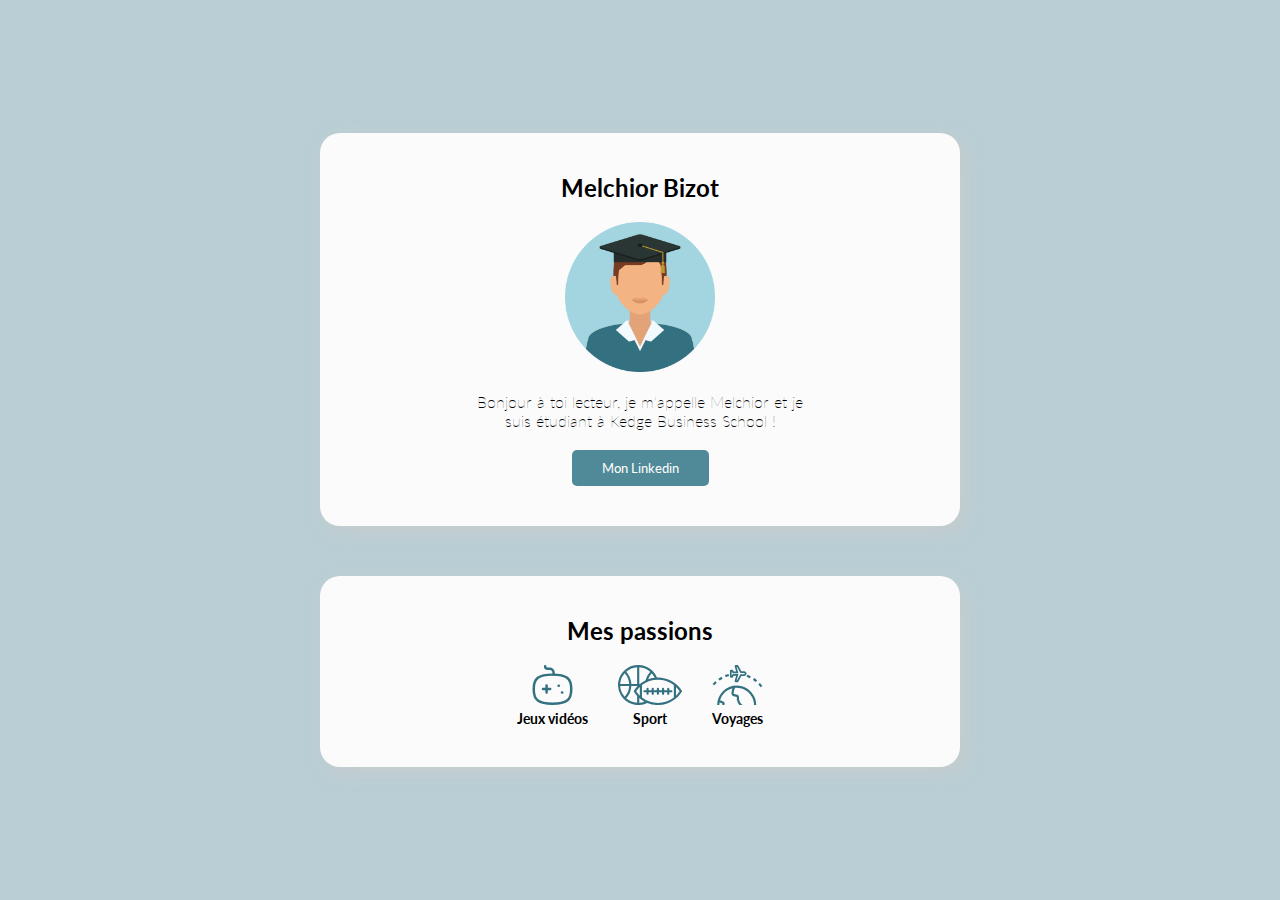
<file: index.html>
<!DOCTYPE html>

<html lang="en">

<head>
  <meta charset="UTF-8">
  <meta http-equiv="X-UA-Compatible" content="IE=edge">
  <meta name="viewport" content="width=device-width, initial-scale=1.0">
  <title>Profil de Melchior</title>
  <link rel="stylesheet" href="css/style.css">
  <link rel="preconnect" href="https://fonts.googleapis.com">
  <link rel="preconnect" href="https://fonts.gstatic.com" crossorigin>
  <link href="https://fonts.googleapis.com/css2?family=Lato:wght@300;400&display=swap" rel="stylesheet">
</head>

<body>
  <!-- profil -->
  <section class="main container">
    <h1>Melchior Bizot</h1>
    <img class="avatar" src="images/avatar.png" alt="avatar">
    <p>Bonjour à toi lecteur, je m'appelle Melchior et je suis étudiant à Kedge Business School !</p>
    <a href="https://www.linkedin.com/in/melchior-bizot-90564114a/" target="_blank">Mon Linkedin</a>
  </section>
  <!-- passions -->
  <section class="container">
    <h2>Mes passions</h2>
    <div class="passion_container">
      <!-- jeux -->
      <div class="passion_contain">
        <img class="passion" src="images/game.svg" alt="games">
        <h4>Jeux vidéos</h4>
      </div>
      <!-- sport -->
      <div class="passion_contain">
        <img class="passion" src="images/sport.svg" alt="sport">
        <h4>Sport</h4>
      </div>
      <!-- voyage -->
      <div class="passion_contain">
        <img class="passion" src="images/travel.svg" alt="travel">
        <h4>Voyages</h4>
      </div>
    </div>
  </section>
</body>

</html>
</file>
<file: css/style.css>
*{
  margin: 0;
  padding: 0;
  box-sizing: border-box;
  font-family: 'Lato', sans-serif;
}

body{
  background-color: #B9CFD5;
  display: flex;
  justify-content: center;
  align-items: center;
  flex-direction: column;
  width: 100vw;
  height: 100vh;
}
section.container{
  width: 50vw;
  border-radius: 20px;
  height: auto;
  padding: 40px 40px;
  background-color: rgb(251, 251, 251);
  display: flex;
  justify-content: center;
  flex-direction: column;
  align-items: center;
  box-shadow: 5px 6px 20px 0px rgba(202, 202, 202, 0.8);
}

section.main{
  margin-bottom: 50px;
}

div.passion_container{
  display: flex;
  flex-direction: row;
  justify-content: center;
  align-items: center;
}

div.passion_contain{
  display: flex;
  flex-direction: column;
  margin: 0 15px;
}

img.avatar{
  width: 150px;
  height: 150px;
  margin: 20px 0;
}

img.passion{
  height: 40px;
}

/* Typography */

h1{
  font-size: 24px;
}

h2{
  margin-bottom: 20px;
}

h4{
  text-align: center;
  font-size: 14px;
  margin-top: 5px;
}

p{
  font-size: 16px;
  width: 60%;
  text-align: center;
  font-weight: 100;
}

a{
  color: white;
  padding: 10px 30px;
  background-color: #508A98;
  border-radius: 5px;
  text-decoration: none;
  font-size: 13px;
  margin-top: 20px;
  transition: background-color 0.4s;
}

a:hover{
  background-color: #6fa5b3;
}
</file>
